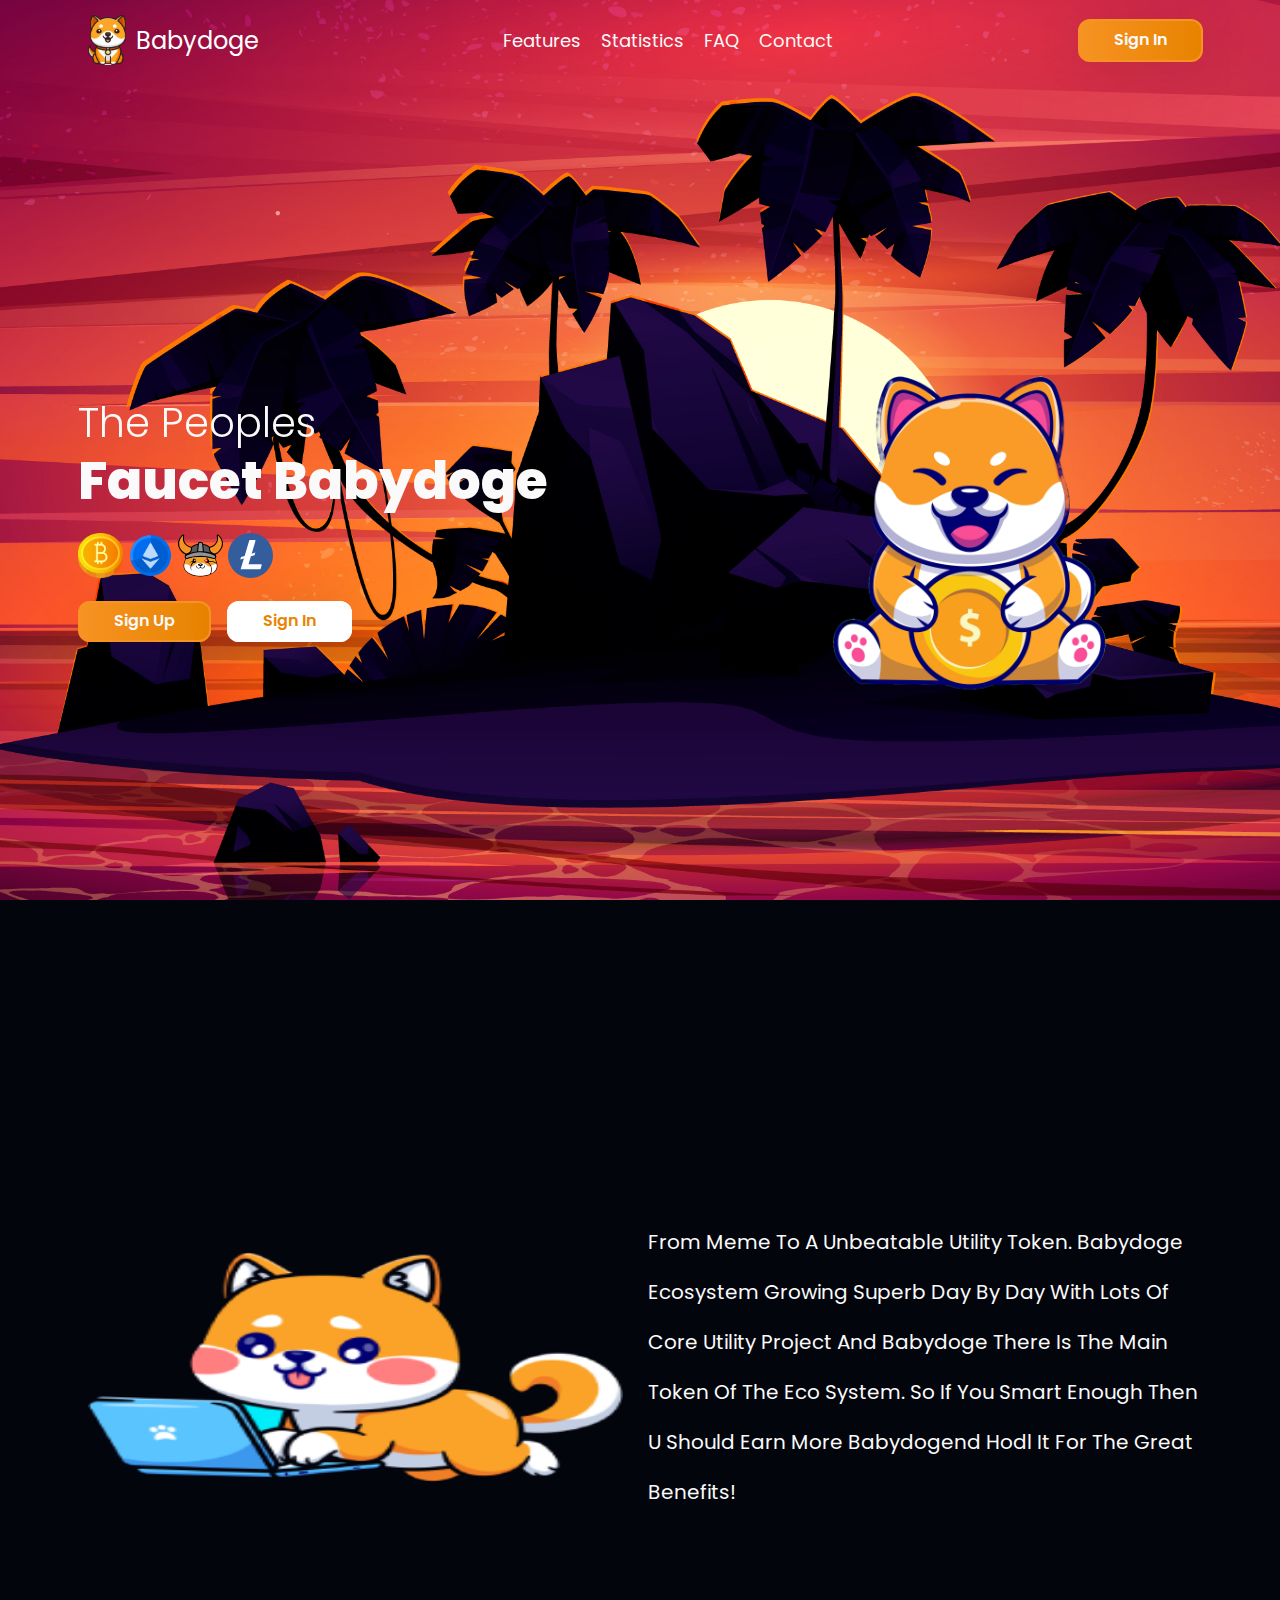
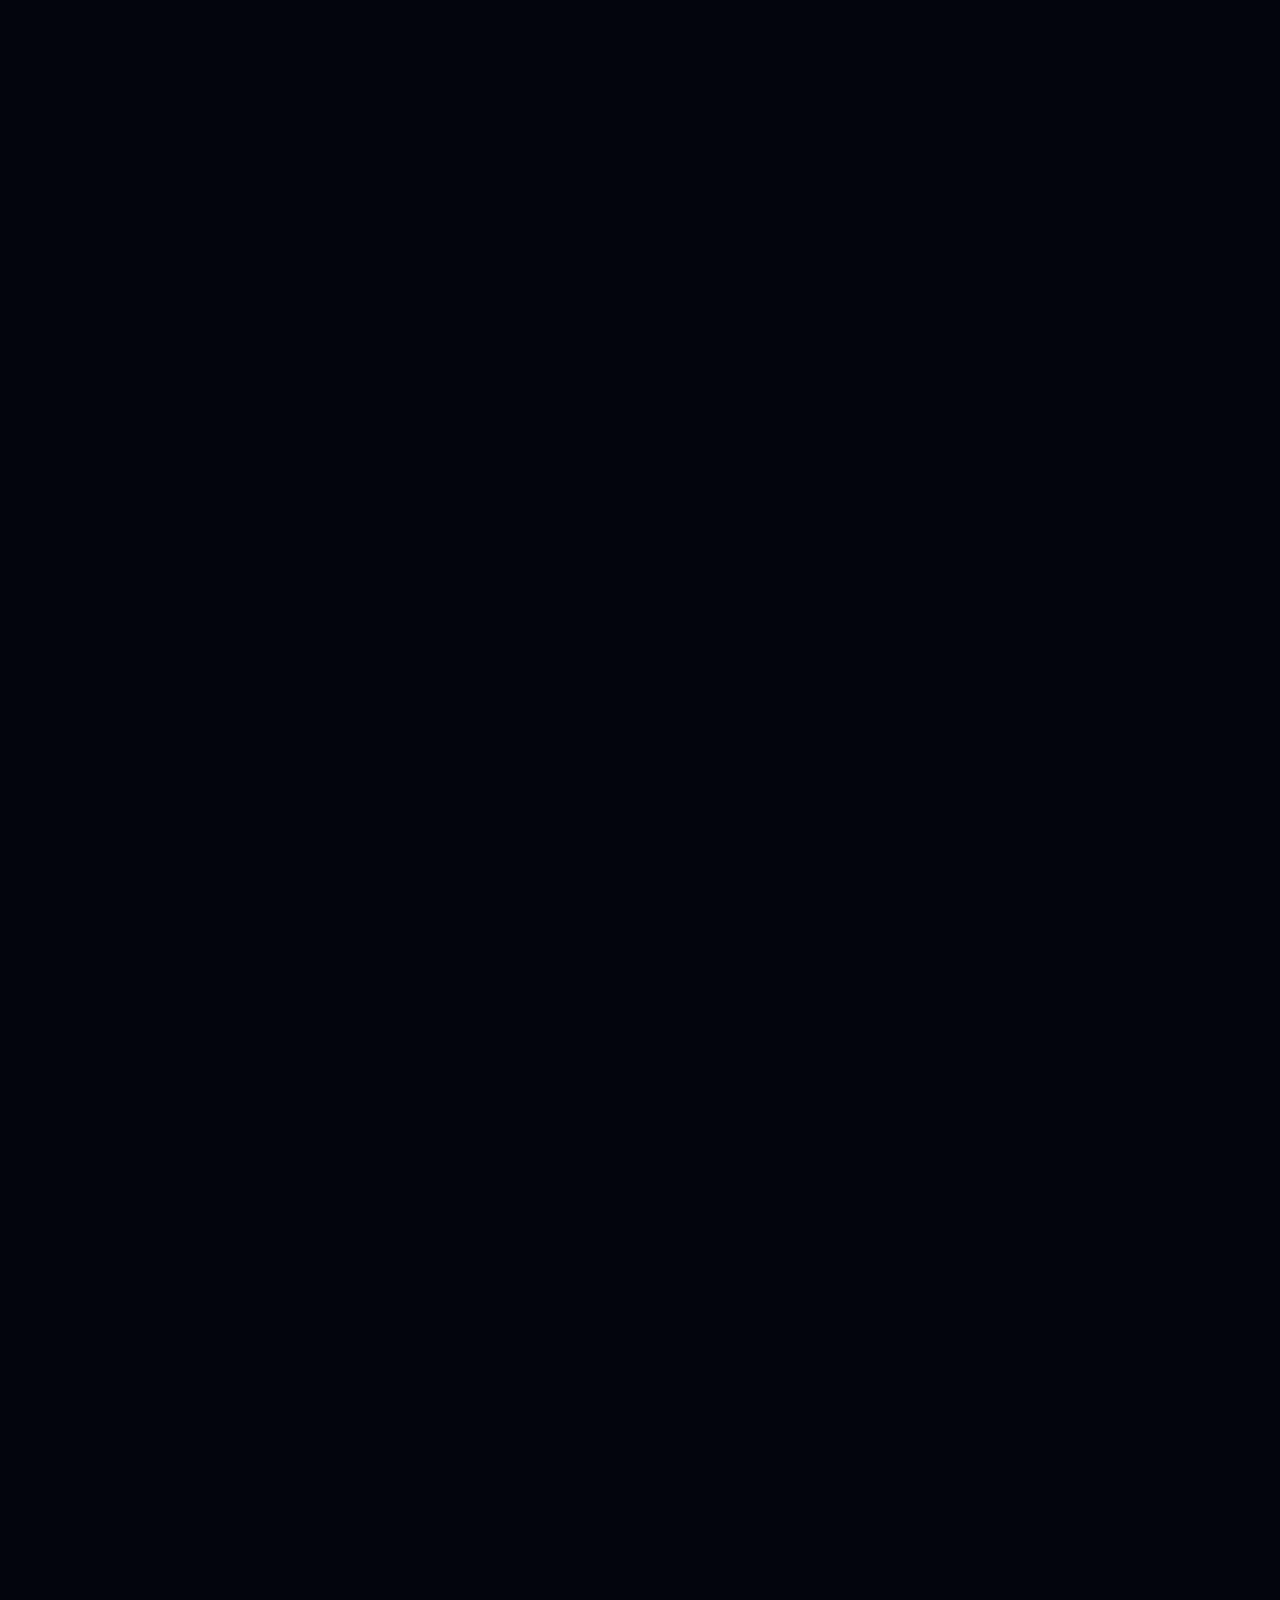
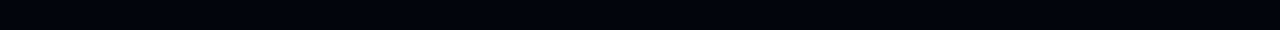
<file: Home/index.html>
<!DOCTYPE html>
<html lang="en">

  <head>
    <meta charset="UTF-8">
    <meta http-equiv="X-UA-Compatible" content="IE=edge">
    <meta name="viewport" content="width=device-width, initial-scale=1.0">

    <!-- AOS -->
    <link href="https://unpkg.com/aos@2.3.1/dist/aos.css" rel="stylesheet">

    <!-- bootstrap -->
    <link href="https://cdn.jsdelivr.net/npm/bootstrap@5.1.3/dist/css/bootstrap.min.css" rel="stylesheet"
      crossorigin="anonymous">

    <!-- boxicons -->
    <link href='https://unpkg.com/boxicons@2.1.2/css/boxicons.min.css' rel='stylesheet'>

    <!-- main stylesheet -->
    <link rel="stylesheet" href="css/home.css">

    <!-- title -->
    <title>Floki INU ~ The Smart People's Faucet</title>
  </head>

  <body oncontextmenu="return true">
    

    <!-- hero -->
    <section id="hero">
      <!-- header -->
    <div id="header">
      <div class="container">
        <div class="nav-bar">
          <a href="" class="logo">
            <img src="img/babydoge_fq.png" alt="">
            <span>Babydoge</span>
          </a>

          <div class="nav-links">
            <a href="#!">Features</a>
            <a href="#!">Statistics</a>
            <a href="#!">FAQ</a>
            <a href="#!">Contact</a>
          </div>

          <div class="d-flex align-items-center">
            <a class="btn-one sm" href="#!">Sign In</a>

            <div class="nav-toggler">
              <i class='bx bx-menu-alt-right'></i>
            </div>
          </div>
        </div>
      </div>
    </div>
      <div class="container">
        <div class="row">
          <div class="col-lg-6 order-2 order-lg-1">

            <h2 class="hero-title" data-aos="fade-down" data-aos-duration="800">
              <span class="ht_ls">The Peoples</span>
              <br class="d-none d-lg-block">
              <span class="bold">Faucet Babydoge</span>
            </h2>
            <div class="cryptopayment">
              <img src="img/bitcoin.svg" alt="">
              <img src="img/ethereum.svg" alt="">
              <img src="img/flokicur.svg" alt="">
              <img src="img/ltc.svg" alt="">
            </div>

            <div class="hero-btn-wrap">
              <div>
                <a href="" class="btn-one">Sign Up</a>
              </div>

              <div>
                <a href="" class="btn-one orange">Sign In</a>
              </div>
            </div>
          </div>

          <div class="col-lg-6 order-1 order-lg-2" data-aos="zoom-in" data-aos-delay="1200">
            <div class="section-img">
              <img src="img/babydoge.png" alt="">
            </div>
          </div>
        </div>
      </div>
    </section>

    <!-- statistics -->
    <section id="stat">
      <div class="container">
        <div class="row align-items-center">
          <div class="col-sm-6 col-lg-3" data-aos="zoom-in">
            <div class="card-sm">
              <h2>
                <span class="counter" data-stop="154150"></span>
              </h2>

              <p>Online User</p>
            </div>
          </div>

          <div class="col-sm-6 col-lg-3" data-aos="zoom-in">
            <div class="card-sm hide-md">
              <h2>
                <span class="counter" data-stop="18"></span>+
              </h2>

              <p>Crypto Paid</p>
            </div>
          </div>

          <div class="col-sm-6 col-lg-3 mx-auto" data-aos="zoom-in">
            <div class="card-sm">
              <h2>
                <span class="counter" data-stop="556789092"></span>
              </h2>

              <p>coins earned</p>
            </div>
          </div>

          <div class="col-sm-6 col-lg-3 mx-auto" data-aos="zoom-in">
            <div class="card-sm border-none">
              <h2>
                <span class="counter" data-stop="85467"></span>
              </h2>

              <p>withdrawals</p>
            </div>
          </div>
        </div>
      </div>
    </section>

    <!-- features -->
    <section id="feature">
      <div class="container">
        <div class="row">
          <div class="col-12" data-aos="fade-up">
            <h2 class="section-title">
              Grow Your Wallet <span class="colored_txt">With Babydoge</span>
            </h2>
          </div>
        </div>

        <!-- feature cards -->
        <div class="row align-items-center">
          <div class="col-lg-6">
            <img src="img/doge_game.png" class="flowless_img" alt="">
          </div>

          <div class="col-lg-6">
            <p class="flowless_p">From meme to a unbeatable utility token. Babydoge ecosystem growing superb day by day with lots of core utility project and Babydoge there is the main token of the eco system. So if you smart enough then u should earn more Babydogend hodl it for the great benefits!</p>
          </div>
        </div>

        <!-- md cards -->
        <div class="row gx-5">
          <div class="col-lg-4">
            <div class="card-md" data-aos="zoom-in">
              <div class="icon">
                <img src="img/f1.svg" alt="">
              </div>

              <div class="content">
                <h2>Claim Babydoge</h2>
                <p>From Time Faucet</p>
              </div>
            </div>
          </div>

          <div class="col-lg-4">
            <div class="card-md" data-aos="fade-up">
              <div class="icon">
                <img src="img/f2.svg" alt="">
              </div>

              <div class="content">
                <h2>Babydoge Mining</h2>
                <p>Mine Babydoge</p>
              </div>
            </div>
          </div>

          <div class="col-lg-4">
            <div class="card-md" data-aos="zoom-in">
              <div class="icon">
                <img src="img/f3.svg" alt="">
              </div>

              <div class="content">
                <h2>Unlimited</h2>
                <p>Earning Option</p>
              </div>
            </div>
          </div>
        </div>
      </div>
    </section>

    <!-- faq -->
    <section id="faq">
      <div class="container">
        <div class="row">
          <div class="col-12" data-aos="fade-up">
            <h2 class="section-title">
              Our <span class="colored_txt">FAQs</span>
            </h2>
          </div>
        </div>

        <!-- questions -->
        <div class="row">
          <div class="col-lg-8 mx-auto">
            <div class="accordion" id="accordionOne">
              <div class="accordion-item mb-5 aos-init aos-animate" data-aos="fade-up">
                <h2 class="accordion-header" id="headingOne">
                  <button class="accordion-button collapsed" type="button" data-bs-toggle="collapse"
                    data-bs-target="#collapseOne" aria-expanded="false" aria-controls="collapseOne">
                    <div class="icon">
                      <img src="img/babydoge_fq.png" alt="">
                    </div>
                    What is the Minimum withdraw ammount?
                  </button>
                </h2>
                <div id="collapseOne" class="accordion-collapse collapse" aria-labelledby="headingOne"
                  data-bs-parent="#accordionOne">
                  <div class="accordion-body">
                    <p>
                      <span class="text-danger bold-xl">
                        There is no Minimum withdraw ammount.
                      </span> 
                      Users can earn credits by completing different tasks.
                    </p>
                  </div>
                </div>
              </div>

              <div class="accordion-item mb-5" data-aos="fade-up">
                <h2 class="accordion-header" id="headingThree">
                  <button class="accordion-button collapsed" type="button" data-bs-toggle="collapse"
                    data-bs-target="#collapseFive" aria-expanded="false" aria-controls="collapseThree">
                    <div class="icon">
                      <img src="img/babydoge_bubble.png" alt="">
                    </div>
                    How much I can earn in a day?
                  </button>
                </h2>
                <div id="collapseFive" class="accordion-collapse collapse" aria-labelledby="headingThree"
                  data-bs-parent="#accordionTwo">
                  <div class="accordion-body">
                    <p>There is no limit. <span class="text-danger bold-xl">You can earn unlimited.</span></p>
                  </div>
                </div>
              </div>

              <div class="accordion-item mb-5 aos-init aos-animate" data-aos="fade-up">
                <h2 class="accordion-header" id="headingTwo">
                  <button class="accordion-button collapsed" type="button" data-bs-toggle="collapse"
                    data-bs-target="#collapseTwo" aria-expanded="false" aria-controls="collapseTwo">
                    <div class="icon">
                      <img src="img/babydoge_love.png" alt="">
                    </div>
                    Am I allow to create more than one account?
                  </button>
                </h2>
                <div id="collapseTwo" class="accordion-collapse collapse" aria-labelledby="headingTwo"
                  data-bs-parent="#accordionOne">
                  <div class="accordion-body">
                    <p>You <span class="text-danger bold-xl">can not have multiple account</span> on this site.
                    </p>
                  </div>
                </div>
              </div>
            </div>

            <div class="accordion" id="accordionTwo">
              <div class="accordion-item mb-5" data-aos="fade-up">
                <h2 class="accordion-header" id="headingThree">
                  <button class="accordion-button collapsed" type="button" data-bs-toggle="collapse"
                    data-bs-target="#collapseSix" aria-expanded="false" aria-controls="collapseThree">
                    <div class="icon">
                      <img src="img/babydoge_wallet.png" alt="">
                    </div>
                    Can I use VPN?
                  </button>
                </h2>
                <div id="collapseSix" class="accordion-collapse collapse" aria-labelledby="headingThree"
                  data-bs-parent="#accordionTwo">
                  <div class="accordion-body">
                    <p>VPN or any other proxy <span class="text-danger bold-xl">are not allowed</span>.</p>
                  </div>
                </div>
              </div>

              <div class="accordion-item" data-aos="fade-up">
                <h2 class="accordion-header" id="headingThree">
                  <button class="accordion-button collapsed" type="button" data-bs-toggle="collapse"
                    data-bs-target="#collapseSev" aria-expanded="false" aria-controls="collapseThree">
                    <div class="icon">
                      <img src="img/babydoge_fq.png" alt="">
                    </div>
                    Which currency you support to pay?
                  </button>
                </h2>
                <div id="collapseSev" class="accordion-collapse collapse" aria-labelledby="headingThree"
                  data-bs-parent="#accordionTwo">
                  <div class="accordion-body">
                    <p>
                      Supported currencies are:
                      <span class="text-danger bold-xl">Floki INU</span> and More
                    </p>
                  </div>
                </div>
              </div>
            </div>
          </div>
        </div>

      </div>
    </section>

    <!-- supported currencies -->
    <section id="currency">
      <div class="container">
        <div class="row">
          <div class="col-12" data-aos="fade-up">
            <h2 class="section-title">
              Supported <span>Currencies</span>
            </h2>
          </div>
        </div>

        <div class="currency-list">
          <div class="coin" data-aos="zoom-in" data-aos-delay="100">
            <img src="img/flokicur.svg" alt="">
          </div>

          <div class="coin" data-aos="zoom-in" data-aos-delay="100">
            <img src="img/bitcoin.svg" alt="">
          </div>

          <div class="coin" data-aos="zoom-in" data-aos-delay="300">
            <img src="img/ethereum.svg" alt="">
          </div>
        </div>
      </div>
    </section>


    <footer id="footer" data-aos="fade-up" data-aos-offset="300">
      <div class="container">
        <div class="row">
          <div class="col-md-6 col-lg-3 mb-5 mb-lg-0">
            <a href="" class="logo">
              <img src="img/babydoge_fq.png" alt="">
              <span>Babydoge</span>
            </a>

            <p class="footer-desc">
              We are the best website to give u an option of earning floki inu coin for absolutely free.
            </p>
          </div>

          <div class="col-md-6 col-lg-3 mb-5 mb-lg-0">
            <ul class="footer-list">
              <h2 class="title">earn with us</h2>
              <li><a href="#!">Floki INU</a></li>
              <li><a href="#!">Bitcoin</a></li>
              <li><a href="#!">Ethereum</a></li>
              <li><a href="#!">Dogecoin</a></li>
              <li><a href="#!">Solana</a></li>
            </ul>
          </div>

          <div class="col-md-6 col-lg-3 mb-5 mb-lg-0">
            <ul class="footer-list">
              <h2 class="title">our social links</h2>
              <li><a href="#!">Twitter</a></li>
              <li><a href="#!">Instagram</a></li>
              <li><a href="#!">YouTube</a></li>
            </ul>
          </div>

          <div class="col-md-6 col-lg-3">
            <ul class="footer-list">
              <h2 class="title">A Proud Faucet By -</h2>
              <a class="t-link" href="" target="_blank">
                <span class="heartBeat">❤️</span>
                Web3 Lover
              </a>
            </ul>
          </div>
        </div>
      </div>
    </footer>

    <div class="backdrop-filter"></div>
  </body>

  <!-- js -->
  <script src="https://code.jquery.com/jquery-3.6.0.min.js"></script>
  <script src="https://unpkg.com/aos@2.3.1/dist/aos.js"></script>
  <script src="js/jquery.waypoints.min.js"></script>
  <script src="https://cdn.jsdelivr.net/npm/bootstrap@5.1.3/dist/js/bootstrap.bundle.min.js"
    crossorigin="anonymous"></script>

  <script src="js/home.js"></script>

</html>
</file>
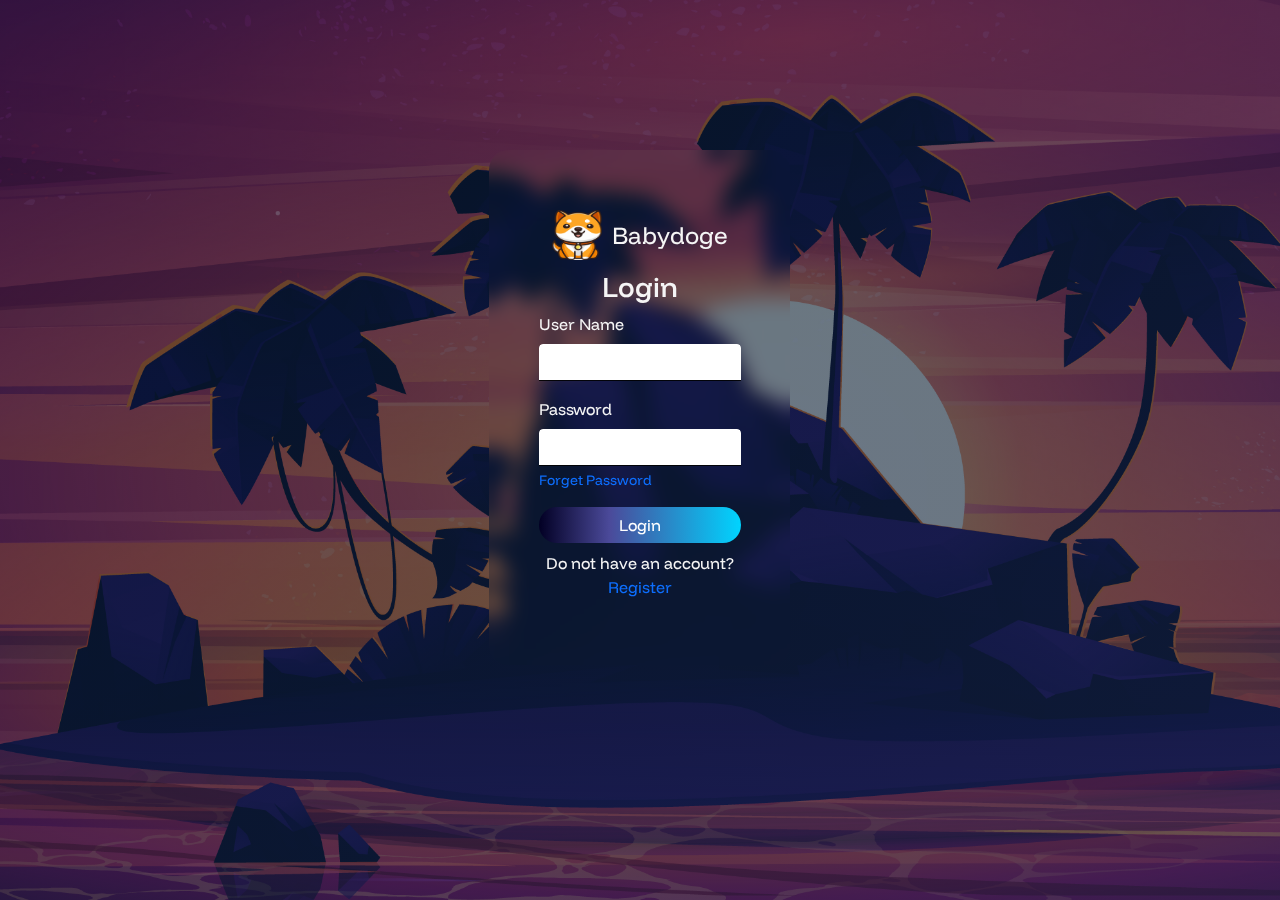
<file: Login/login.html>
<!DOCTYPE html>
<html lang="en">
<head>
  <meta charset="UTF-8">
  <meta http-equiv="X-UA-Compatible" content="IE=edge">
  <meta name="viewport" content="width=device-width, initial-scale=1.0">

  <!-- ##########  bootstrap stylesheet ########## -->
  <link href="https://cdn.jsdelivr.net/npm/bootstrap@5.0.1/dist/css/bootstrap.min.css" rel="stylesheet" crossorigin="anonymous">

  <!-- ##########  boxicon  ########## -->
  <link href='https://unpkg.com/boxicons@2.0.7/css/boxicons.min.css' rel='stylesheet'>

  <!-- ##########  main stylesheet ########## -->
  <link rel="stylesheet" href="css/login.css">

  <title>Floki INU Faucet ~ Login</title>
</head>
<body>
  <div class="container-fluid d-flex justify-content-center align-item-center">
    <form class="max-auto">
      <a href="" class="logo">
        <img src="img/babydoge_fq.png" alt="">
        <span>Babydoge</span>
      </a>
        <h3 class="text-center">Login</h3>
        <div class="mb-3">
          <label for="exampleInputEmail1" class="form-label">User Name</label>
          <input type="email" class="form-control" id="exampleInputEmail1" aria-describedby="emailHelp">
          
        </div>
        <div class="mb-3">
          <label for="exampleInputPassword1" class="form-label">Password</label>
          <input type="password" class="form-control" id="exampleInputPassword1">
          <div id="emailHelp" class="form-text"><a href="#">Forget Password</a></div>
        </div>
        <button type="submit" class="btn btn-primary">Login</button>
        <p class="text-center mt-2">Do not have an account?<a href="">Register</a></p>
        </div>
      </form>
</div>
</body>
</html>
</file>
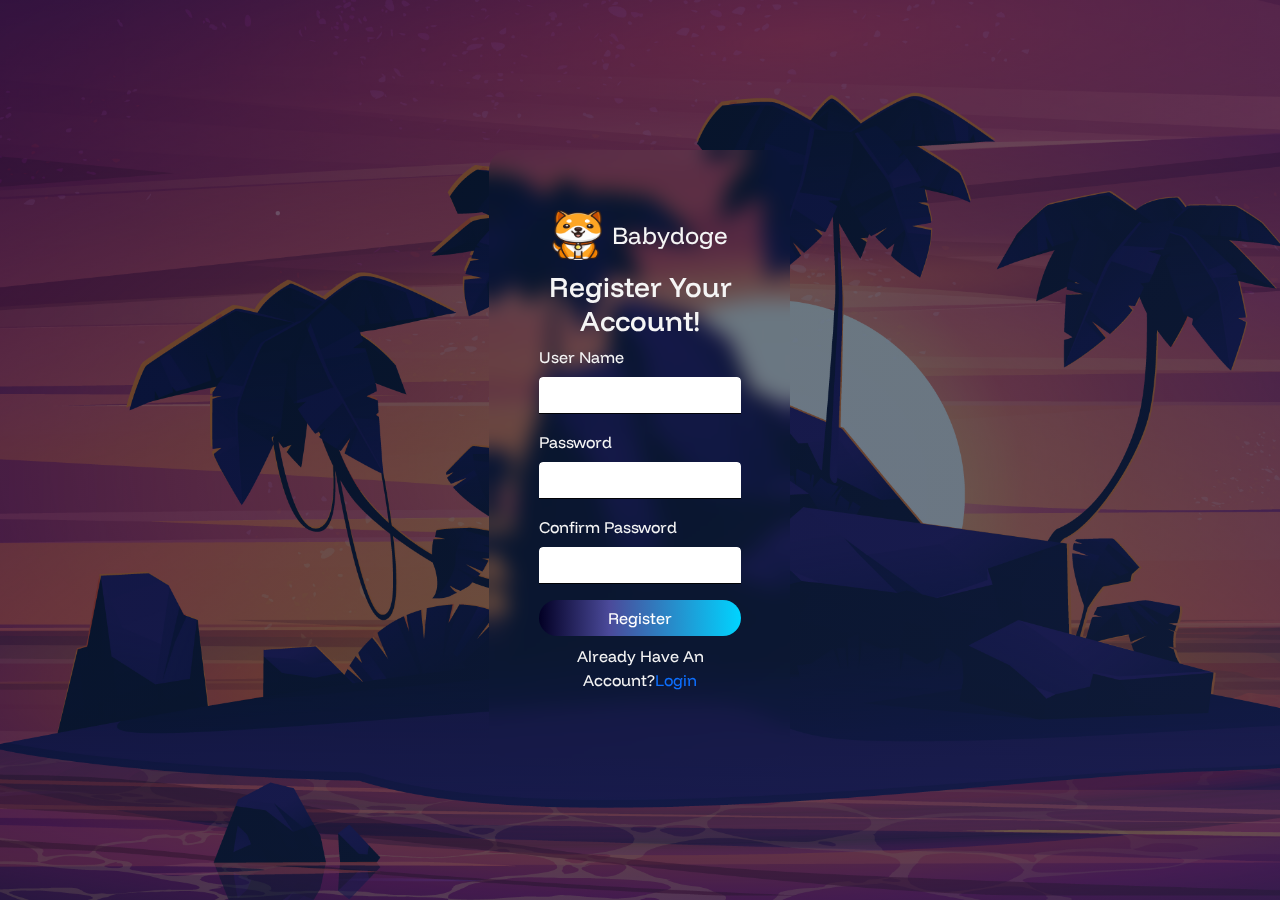
<file: Login/signup.html>
<!DOCTYPE html>
<html lang="en">
<head>
  <meta charset="UTF-8">
  <meta http-equiv="X-UA-Compatible" content="IE=edge">
  <meta name="viewport" content="width=device-width, initial-scale=1.0">

  <!-- ##########  bootstrap stylesheet ########## -->
  <link href="https://cdn.jsdelivr.net/npm/bootstrap@5.0.1/dist/css/bootstrap.min.css" rel="stylesheet" crossorigin="anonymous">

  <!-- ##########  boxicon  ########## -->
  <link href='https://unpkg.com/boxicons@2.0.7/css/boxicons.min.css' rel='stylesheet'>

  <!-- ##########  main stylesheet ########## -->
  <link rel="stylesheet" href="css/login.css">

  <title>Floki INU Faucet ~ Login</title>
</head>
<body>
  <div class="container-fluid d-flex justify-content-center align-item-center">
    <form class="max-auto">
      <a href="" class="logo">
        <img src="img/babydoge_fq.png" alt="">
        <span>Babydoge</span>
      </a>
        <h3 class="text-center">Register Your Account!</h3>
        <div class="mb-3">
          <label for="exampleInputEmail1" class="form-label" placeholder="Enter Your Email">User Name</label>
          <input type="email" class="form-control" id="exampleInputEmail1" aria-describedby="emailHelp">
          
        </div>
        <div class="mb-3">
          <label for="exampleInputPassword1" class="form-label">Password</label>
          <input type="password" class="form-control" id="exampleInputPassword1">
        </div>
        <div class="mb-3">
          <label for="exampleInputPassword1" class="form-label">Confirm Password</label>
          <input type="password" class="form-control" id="exampleInputPassword1">
        </div>
        <button type="submit" class="btn btn-primary">Register</button>
        <p class="text-center mt-2">Already Have An Account?<a href="">Login</a></p>
        </div>
      </form>
</div>
</body>
</html>
</file>
<file: Home/css/home.css>
@import url('https://fonts.googleapis.com/css2?family=Poppins:wght@100;300;400;600;700&display=swap');

:root {
  --sky: #FFFFFF;
  --pink: #FB6E27;
  --pertial-red: #FFAC2F;
  --color-white: hsl(0, 0%, 98%);
  --color-dark: hsl(221, 7%, 46%);
  --gradient: linear-gradient(to bottom, #BE2ABE, #2D0364);
  --primary-gradient: linear-gradient(to bottom, #1398F9, #0C5EFF);
  --secondary-gradient: linear-gradient(to bottom, #ff9405, #fbbf19);
}

*,
*::before,
*::after {
  margin: 0;
  padding: 0;
  box-sizing: border-box;
}

html {
  font-size: 62.5%;
  scroll-behavior: smooth;
}

body {
  text-transform: capitalize;
  background: #03050D;
  color: var(--color-white) !important;
  font: 400 1.6rem 'Poppins', sans-serif;
}

img {
  width: 100%;
}

h2 {
  margin-bottom: 0;
}

a {
  color: var(--color-white);
  text-decoration: none !important;
}

a:hover {
  color: var(--color-white);
}

p {
  margin-bottom: 0;
}

ul {
  padding-left: 0;
  list-style-type: none;
}

/* ==========================
          header
========================== */
#header {
  top: 0;
  z-index: 1024;
  transition: all 0.3s ease;
}

#header.shadow {
  background-color: transparent;
}

#header.shadow .btn-one.sm {
  border-color: var(--blue);
}

.nav-bar {
  display: flex;
  min-height: 80px;
  align-items: center;
  justify-content: space-between;
}

.logo {
  display: flex;
  max-width: 18rem;
  padding: 10px ;
}
.logo img{
  height: 50px;
  width: 50px;
}
.logo span{
  margin-left: 10px;
  display: flex;
  align-items: center;
  font-size: 24px;
  color: #fff;
}

.nav-links {
  gap: 2rem;
  display: flex;
  font-weight: 400;
}

.nav-links a {
  font-size: 1.8rem;
  position: relative;
}

.nav-links a::before {
  left: 0;
  bottom: -6px;
  content: '';
  width: 100%;
  height: 1px;
  transform: scale(0);
  position: absolute;
  transition: all 0.4s ease;
  background-color: var(--color-white);
}

.nav-links a:hover::before {
  transform: scale(1);
  transform-origin: center;
}

.btn-one {
  font-weight: 600;
  font-size: 1.6rem;
  border-radius: 12px;
  padding: 6px 3.4rem 8px;
  color: var(--color-white);
  transition: all 0.4s ease;
  text-transform: capitalize;
  border: 2px solid #F69322;
  background: linear-gradient(to right, #F69322, #E88300);
  box-shadow: 3px 3px 50px hsla(0, 0%, 0%, 0.1);
}

.btn-one.orange {
  border-color: var(--sky);
  background: var(--sky);
  color: #E98403;
}

.btn-one:hover {
  background: transparent;
  color: #fff;
}

/* responsive menu toggler */
.nav-toggler {
  width: 4rem;
  height: 4rem;
  display: none;
  cursor: pointer;
  margin-left: 2rem;
  font-size: 2.6rem;
  align-items: center;
  justify-content: center;
  color: var(--color-white);
}

@media screen and (max-width: 991.9px) {
  .nav-toggler {
    display: flex;
  }

  .btn-one.sm {
    display: none;
  }
}

/* responsive */
@media screen and (max-width: 991.9px) {
  .nav-links {
    top: 0;
    left: 0;
    width: 280px;
    padding: 4rem;
    height: 100vh;
    position: fixed;
    margin-left: -284px;
    flex-direction: column;
    transition: all 0.4s ease;
    backdrop-filter: blur(8px);
    background: linear-gradient(45deg, #28ff9a, transparent);
    z-index: 2000;
  }

  .nav-links a {
    color: var(--color-white);
  }

  .nav-links.show {
    margin-left: 0;
  }

  .backdrop-filter {
    top: 0;
    left: 0;
    z-index: 2;
    opacity: 0;
    width: 100vw;
    height: 100vh;
    display: none;
    position: fixed;
    background: hsl(216deg 77% 15% / 50%);
  }

  .backdrop-filter.show {
    opacity: 1;
    display: block;
  }
}

@media screen and (max-width: 375.9px) {
  .nav-links {
    max-width: 240px;
  }
}

/* ==========================
        hero section
========================== */
#hero {
  background: url(../img/hero.jpg);
  background-size: cover;
  width: 100%;
  height: 100vh;
  background-repeat: no-repeat;
  background-position: center;
}

#hero .row {
  min-height: 100vh;
  align-items: center;
}

.hero-title {
  font-weight: 300;
  margin-bottom: 2rem;
  color: var(--color-white);
  text-transform: capitalize;
  font-size: calc(2.65rem + 2vw);
}

.ht_ls {
  font-size: calc(2.15rem + 1.5vw);
}

.hero-title .bold {
  font-weight: 800;
}

.hero-title.right {
  text-align: right;
}

.cryptopayment {
  margin-bottom: 30px;
  display: flex;
  justify-content: start;
}

.cryptopayment img {
  width: 45px;
  margin-right: 5px;
}

@media screen and (max-width: 991.9px)
{
  .cryptopayment {
    display: flex;
    justify-content: center;
    align-items: center;
  }
}

.hero-btn-wrap {
  gap: 1.6rem;
  display: flex;
  margin-bottom: 4rem;
}

.section-img {
  max-width: 85%;
  margin-left: auto;
  position: relative;
  animation: float-rotate-full 8s infinite linear;
}

/* Animation */
@-webkit-keyframes float-rotate-full {
  0% {
    -webkit-transform: translate3d(0, 0, 0) rotate(0deg);
    transform: translate3d(0, 0, 0) rotate(0deg);
  }

  25% {
    -webkit-transform: translate3d(0, -15px, 0) rotate(90deg);
    transform: translate3d(0, -15px, 0) rotate(90deg);
  }

  50% {
    -webkit-transform: translate3d(0, 15px, 0) rotate(180deg);
    transform: translate3d(0, 15px, 0) rotate(180deg);
  }

  75% {
    -webkit-transform: translate3d(0, -15px, 0) rotate(270deg);
    transform: translate3d(0, -15px, 0) rotate(270deg);
  }

  100% {
    -webkit-transform: translate3d(0, 0, 0) rotate(360deg);
    transform: translate3d(0, 0, 0) rotate(360deg);
  }
}

@keyframes float-rotate-full {
  0% {
    -webkit-transform: translate3d(0, 0, 0) rotate(0deg);
    transform: translate3d(0, 0, 0) rotate(0deg);
  }

  25% {
    -webkit-transform: translate3d(0, -15px, 0) rotate(90deg);
    transform: translate3d(0, -15px, 0) rotate(90deg);
  }

  50% {
    -webkit-transform: translate3d(0, 15px, 0) rotate(180deg);
    transform: translate3d(0, 15px, 0) rotate(180deg);
  }

  75% {
    -webkit-transform: translate3d(0, -15px, 0) rotate(270deg);
    transform: translate3d(0, -15px, 0) rotate(270deg);
  }

  100% {
    -webkit-transform: translate3d(0, 0, 0) rotate(360deg);
    transform: translate3d(0, 0, 0) rotate(360deg);
  }
}


/* responsive */
@media screen and (max-width: 991.9px) {
  .hero-title {
    text-align: center;
  }

  .hero-btn-wrap {
    justify-content: center;
  }

  .section-img {
    margin-right: auto;
  }
}

/* ==========================
        statistics
========================== */
#stat {
  margin: 60px 0;
}

.card-sm {
  text-align: center;
  margin-bottom: 40px;
  position: relative;
}

.card-sm::after {
  top: 0;
  right: 0;
  width: 4px;
  content: '';
  height: 100%;
  position: absolute;
  background: linear-gradient(to bottom, #F69322, #E88300);
}

.card-sm.border-none::after {
  display: none;
}

.card-sm h2 {
  font-weight: 700;
  margin-bottom: 4px;
  font-size: calc(16px + 0.4vw);
}

@media screen and (max-width: 991.9px) {
  .card-sm.hide-md::after {
    display: none;
  }
}

@media screen and (max-width: 575.9px) {
  .card-sm::after {
    display: none;
  }
}

/* ==========================
          features
========================== */
#feature {
  margin: 60px 0;
  overflow: hidden;
}

.section-title {
  z-index: 1;
  font-weight: 300;
  text-align: center;
  margin-bottom: 6rem;
  color: var(--color-white);
  text-transform: capitalize;
  font-size: calc(2.75rem + 0.6vw);
}

.section-title span {
  font-weight: 700;
}

.feature-title {
  font-weight: 300;
  font-size: calc(22px + 1.4vw);
}

.feature-title span {
  font-weight: 800;
}

.feature-card {
  gap: 20px;
  display: flex;
  padding: 28px 32px;
  border-radius: 12px;
  align-items: center;
  margin-bottom: 28px;
  background: linear-gradient(to right, #161F2C 30%, #CE043D);
  box-shadow: 1px -1px 10px 4px rgb(0 0 22 / 31%);
}

.feature-card .icon {
  max-width: 62px;
}

.feature-card h2 {
  font-size: calc(18px + 0.4vw);
}

.card-md {
  gap: 18px;
  padding: 15px;
  display: flex;
  margin-top: 40px;
  border-radius: 8px;
  align-items: center;
  background: linear-gradient(45deg, #563200cc, #2b1305);
  box-shadow: 1px -1px 10px 4px rgb(2 6 13 / 81%);
}

.card-md .icon {
  max-width: 100px;
}

.card-md:hover .icon {
  animation: bounce 1s;
}

.card-md .content h2{
  font-weight: 800;
  font-size: 2.3rem;
}

/* animation */
@-webkit-keyframes bounce {
  from,
  20%,
  53%,
  to {
    -webkit-animation-timing-function: cubic-bezier(0.215, 0.61, 0.355, 1);
    animation-timing-function: cubic-bezier(0.215, 0.61, 0.355, 1);
    -webkit-transform: translate3d(0, 0, 0);
    transform: translate3d(0, 0, 0);
  }

  40%,
  43% {
    -webkit-animation-timing-function: cubic-bezier(0.755, 0.05, 0.855, 0.06);
    animation-timing-function: cubic-bezier(0.755, 0.05, 0.855, 0.06);
    -webkit-transform: translate3d(0, -30px, 0) scaleY(1.1);
    transform: translate3d(0, -30px, 0) scaleY(1.1);
  }

  70% {
    -webkit-animation-timing-function: cubic-bezier(0.755, 0.05, 0.855, 0.06);
    animation-timing-function: cubic-bezier(0.755, 0.05, 0.855, 0.06);
    -webkit-transform: translate3d(0, -15px, 0) scaleY(1.05);
    transform: translate3d(0, -15px, 0) scaleY(1.05);
  }

  80% {
    -webkit-transition-timing-function: cubic-bezier(0.215, 0.61, 0.355, 1);
    transition-timing-function: cubic-bezier(0.215, 0.61, 0.355, 1);
    -webkit-transform: translate3d(0, 0, 0) scaleY(0.95);
    transform: translate3d(0, 0, 0) scaleY(0.95);
  }

  90% {
    -webkit-transform: translate3d(0, -4px, 0) scaleY(1.02);
    transform: translate3d(0, -4px, 0) scaleY(1.02);
  }
}
@keyframes bounce {
  from,
  20%,
  53%,
  to {
    -webkit-animation-timing-function: cubic-bezier(0.215, 0.61, 0.355, 1);
    animation-timing-function: cubic-bezier(0.215, 0.61, 0.355, 1);
    -webkit-transform: translate3d(0, 0, 0);
    transform: translate3d(0, 0, 0);
  }

  40%,
  43% {
    -webkit-animation-timing-function: cubic-bezier(0.755, 0.05, 0.855, 0.06);
    animation-timing-function: cubic-bezier(0.755, 0.05, 0.855, 0.06);
    -webkit-transform: translate3d(0, -30px, 0) scaleY(1.1);
    transform: translate3d(0, -30px, 0) scaleY(1.1);
  }

  70% {
    -webkit-animation-timing-function: cubic-bezier(0.755, 0.05, 0.855, 0.06);
    animation-timing-function: cubic-bezier(0.755, 0.05, 0.855, 0.06);
    -webkit-transform: translate3d(0, -15px, 0) scaleY(1.05);
    transform: translate3d(0, -15px, 0) scaleY(1.05);
  }

  80% {
    -webkit-transition-timing-function: cubic-bezier(0.215, 0.61, 0.355, 1);
    transition-timing-function: cubic-bezier(0.215, 0.61, 0.355, 1);
    -webkit-transform: translate3d(0, 0, 0) scaleY(0.95);
    transform: translate3d(0, 0, 0) scaleY(0.95);
  }

  90% {
    -webkit-transform: translate3d(0, -4px, 0) scaleY(1.02);
    transform: translate3d(0, -4px, 0) scaleY(1.02);
  }
}

/* ==========================
          faq
========================== */
#faq {
  margin-bottom: 60px;
}

#faq .accordion-item {
  border: none;
  overflow: hidden;
  border-radius: 1rem;
  background: #2c1a0d;
}

#faq .accordion-item.light {
  background: #2c1a0d;
}

#faq .accordion-button {
  font-size: 2rem;
  color: var(--white);
  padding: 2.5rem 3rem;
  text-transform: capitalize;
  border-radius: 1rem 1rem 0 0;
  background: #2c1a0d;
  border: 2px solid transparent;
  border-bottom: none;
}

#faq .accordion-button .icon {
  max-width: 40px;
  margin-right: 12px;
}

#faq .accordion-button::after {
  display: none;
}

#faq .accordion-button:focus {
  box-shadow: none;
}

#faq .accordion-button[aria-expanded="true"] {
  background: #2c1a0d;
}

#faq .accordion-body {
  border-radius: 0 0 1rem 1rem;
  background: #1c0f05;
  border: 2px solid #1c0f05;
  border-top: 0;
}

#faq .accordion-body p {
  font-size: 1.8rem;
  padding: 1rem 2rem;
  color: var(--white);
}

#faq .text-danger {
  color: #f3a327 !important;
}

/* responsive */
@media only screen and (max-width:425.9px) {
  #faq .accordion-button {
    font-size: 1.5rem;
  }

  #faq .accordion-body p {
    font-size: 1.6rem;
  }
}

/* ==========================
          currency
========================== */
#currency .section-title {
  margin-bottom: 3rem;
}

.currency-list {
  gap: 20px;
  display: flex;
  flex-wrap: wrap;
  align-content: center;
  justify-content: center;
}

.currency-list .coin {
  max-width: 58px;
}

@media screen and (max-width: 420.9px) {
  .currency-list {
    gap: 10px;
  }

  .currency-list .coin {
    max-width: 44px;
  }
}

/* ==========================
          Footer
========================== */
#footer {
  padding: 8rem 0;
  margin-top: 80px;
  color: #ffffff;
  background: linear-gradient(177deg, #442A0C, #130D02);
  border-top: 2px solid #442A0C;
}

.section#footer::after {
  display: none;
}

.section#footer .row {
  height: max-content;
  align-items: flex-start;
}

.footer-desc {
  margin-top: 2rem;
  font-size: 1.7rem;
  padding-right: 1rem;
}

.footer-list {
  padding-left: 0;
  margin-bottom: 0;
  list-style-type: none;
}

.footer-list .title {
  font-weight: 600;
  margin-bottom: 2rem;
  text-transform: capitalize;
}

.footer-list li:not(:last-child) {
  margin-bottom: 1.6rem;
}

.footer-list li a {
  font-size: 1.7rem;
  transition: all 0.4s ease;
  border-bottom: 1px solid transparent;
}

.footer-list li a:hover {
  border-color: var(--color-white);
}

.t-link {
  display: flex;
  font-size: 2rem;
}

/* animation */
.heartBeat {
  display: flex;
  margin-top: -2px;
  margin-right: 4px;
  width: max-content;
  animation: heartBeat 2s infinite;
}

@-webkit-keyframes heartBeat {
  0% {
    -webkit-transform: scale(1);
    transform: scale(1);
  }

  14% {
    -webkit-transform: scale(1.3);
    transform: scale(1.3);
  }

  28% {
    -webkit-transform: scale(1);
    transform: scale(1);
  }

  42% {
    -webkit-transform: scale(1.3);
    transform: scale(1.3);
  }

  70% {
    -webkit-transform: scale(1);
    transform: scale(1);
  }
}
@keyframes heartBeat {
  0% {
    -webkit-transform: scale(1);
    transform: scale(1);
  }

  14% {
    -webkit-transform: scale(1.3);
    transform: scale(1.3);
  }

  28% {
    -webkit-transform: scale(1);
    transform: scale(1);
  }

  42% {
    -webkit-transform: scale(1.3);
    transform: scale(1.3);
  }

  70% {
    -webkit-transform: scale(1);
    transform: scale(1);
  }
}

@media screen and (max-width: 991.9px) {
  #hero {
    height: auto;
  }

  .section-img {
    width: 250px;
  }
}

.flowless_img {
  height: 250px;
  padding: 1rem;
}

.flowless_p {
  font-size: 2rem;
  font-weight: 400;
  line-height: 2.5;
}

.colored_txt {
  color: #f3a327;
  font-weight: 800;
}
</file>
<file: Login/css/login.css>
@import url('https://fonts.googleapis.com/css2?family=Barriecito&family=Funnel+Display:wght@300..800&family=Modak&display=swap');
*{
  margin: 0;
  padding: 0;
  box-sizing: border-box;
}
a{
  text-decoration: none !important;
}
body{
  height: 100vh;
  background: linear-gradient(to right bottom, rgba(6, 29, 62, 0.6), rgba(24, 41, 88, 0.64)),url(../img/hero.jpg);
  background-repeat: no-repeat;
  background-position: center;
  background-size: cover;
  font-family: "Funnel Display", sans-serif;
  color: whitesmoke;
 
}
.logo {
  display: flex;
  justify-content: center;
  align-items: center;
  max-width: 18rem;
  padding: 10px ;
}
.logo img{
  height: 50px;
  width: 50px;
}
.logo span{
  margin-left: 10px;
  display: flex;
  align-items: center;
  font-size: 24px;
  color: whitesmoke;
}

form{
  padding: 50px;
  width: 24%;
  /* background-color: #fff; */
  backdrop-filter: blur(10px);
  border-radius: 20px;
  margin-top: 150px;
}
.form-text a{
  text-decoration: none;
}
.btn-primary{
  width: 100%;
  border: none;
  border-radius: 50px;
  background: linear-gradient(90deg, rgba(2,0,36,1) 0%, rgba(75,74,154,1) 35%, rgba(0,212,255,1) 100%);
}
.form-control{
  color: rgba(0,0,0,.87);
  border-bottom-color: rgba(0,0,0,.42);
  box-shadow: none;
  border: none;
  border-bottom: 1px solid;
  border-radius: 4px 4px 0 0;
}
.socials{
  padding-top: 15px;
}
.socials i{
  margin-left: 15px;
  font-size: 30px;
  
}
@media screen and (max-width:600px){
  form{
      width: 100%;
  }
}
@media screen and (max-width:900px){
  form{
      width: 100%;
  }
}
@media screen and (max-width:1200px){
  form{
      width: 100%;
  }
}
input::placeholder {
  color: black !important;
}
</file>
